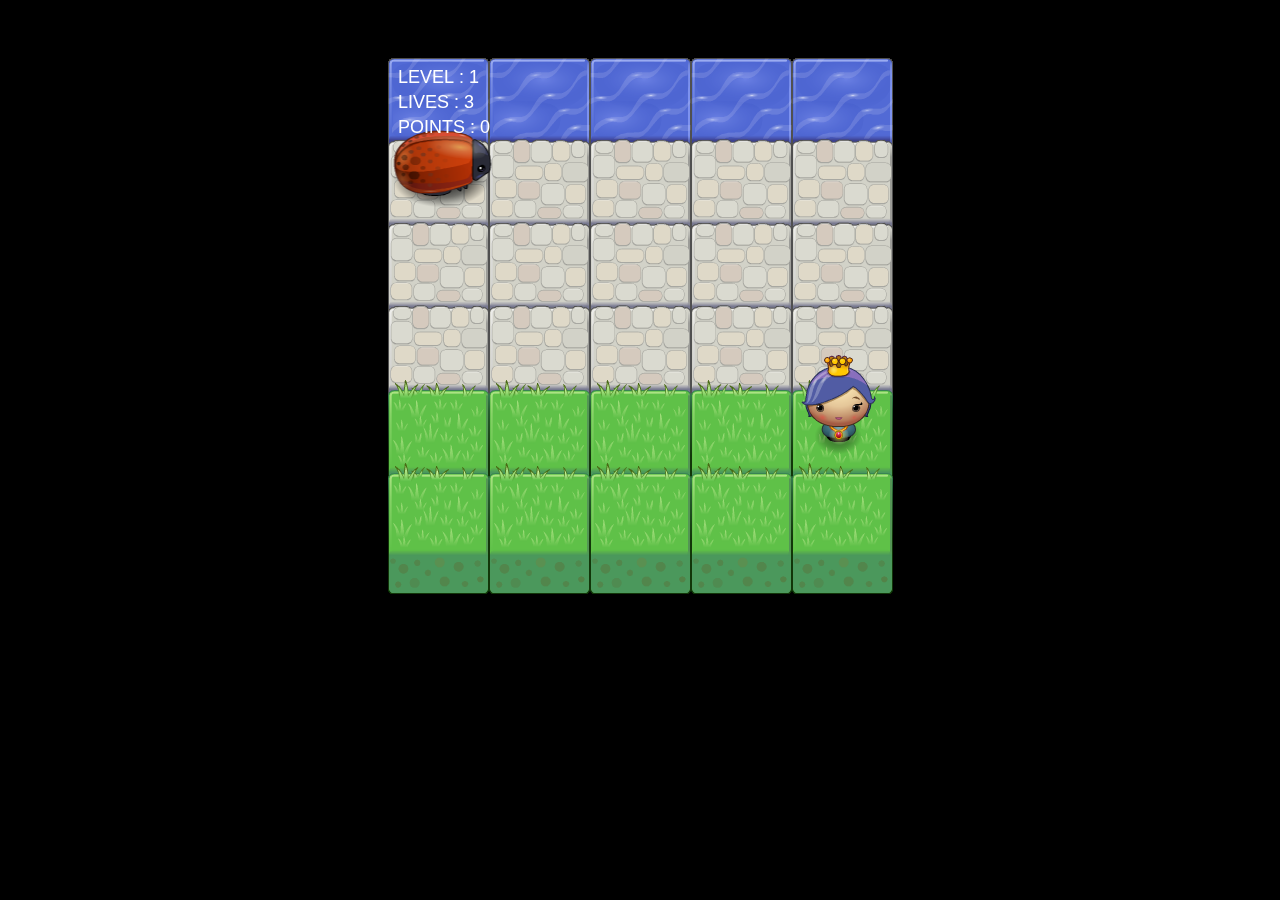
<file: p3/index.html>
<!DOCTYPE html>
<html>
<head>
    <meta charset="UTF-8">
    <title>Effective JavaScript: Princess Poppy</title>
    <link rel="stylesheet" href="css/style.css">
</head>
<body>
    <script src="js/resources.js"></script>
    <script src="js/app.js"></script>
    <script src="js/engine.js"></script>
</body>
</html>
</file>
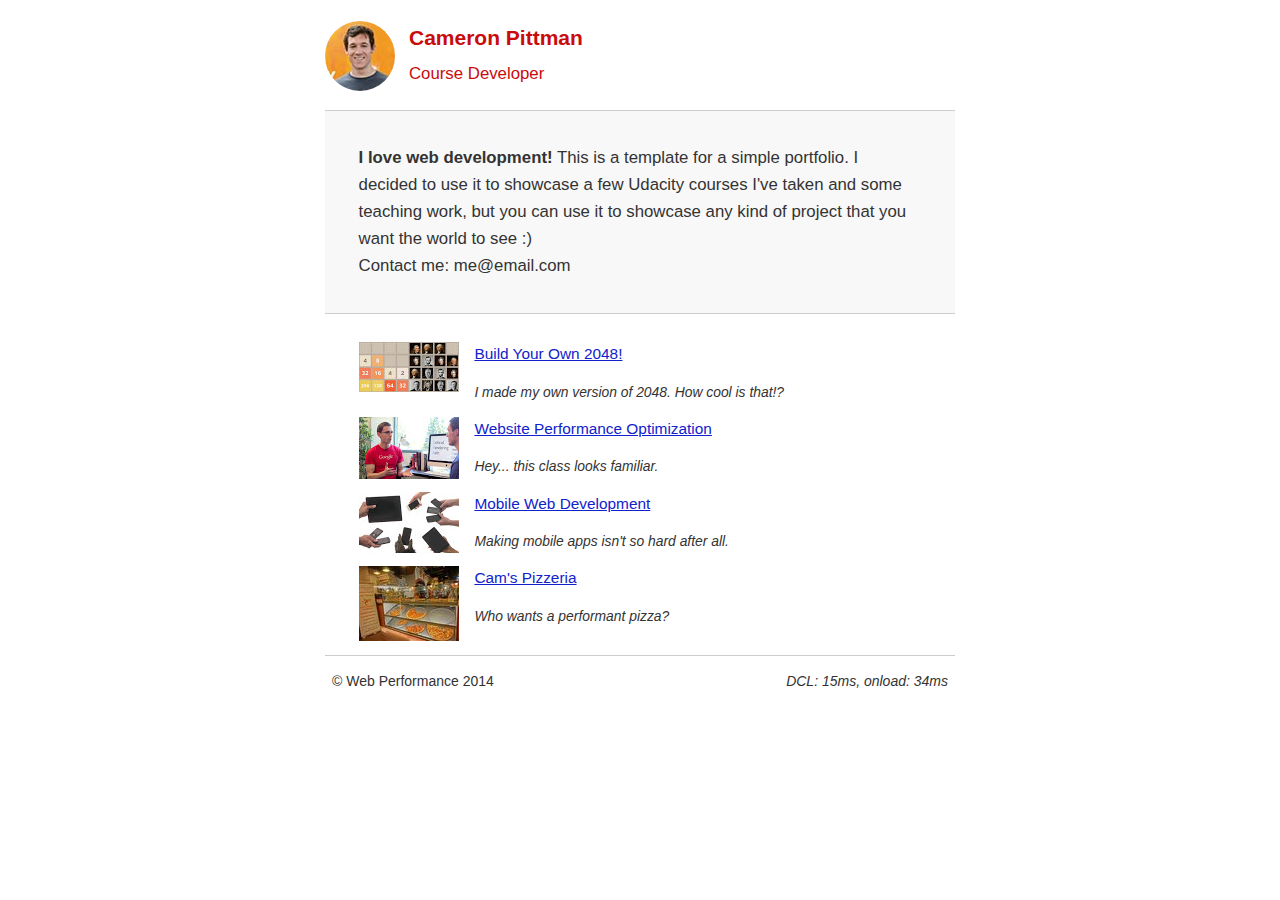
<file: p4/index.html>
<!DOCTYPE html>
<html lang="en">
  <head>
    <meta charset="utf-8">
    <meta name="viewport" content="width=device-width, initial-scale=1">
    <meta name="description" content="Camerons's portfolio">
    <meta name="author" content="Alessandro Luciani">
    <title>Cameron Pittman: Portfolio</title>
    <style>@font-face{font-family:'Open Sans';font-style:normal;font-weight:400;urlhttp://fonts.gstatic.com/s/opensans/v13/u-WUoqrET9fUeobQW7jkRRJtnKITppOI_IvcXXDNrsc.woff2) format("woff2");unicode-range:U+0100-024F,U+1E00-1EFF,U+20A0-20AB,U+20AD-20CF,U+2C60-2C7F,U+A720-A7FF}@font-face{font-family:'Open Sans';font-style:normal;font-weight:400;urlhttp://fonts.gstatic.com/s/opensans/v13/cJZKeOuBrn4kERxqtaUH3VtXRa8TVwTICgirnJhmVJw.woff2) format("woff2");unicode-range:U+0000-00FF,U+0131,U+0152-0153,U+02C6,U+02DA,U+02DC,U+2000-206F,U+2074,U+20AC,U+2212,U+2215,U+E0FF,U+EFFD,U+F000}html{font-size:100%;overflow-y:scroll;-webkit-tap-highlight-color:rgba(0,0,0,0);-ms-text-size-adjust:100%;-webkit-text-size-adjust:none}body{margin:0;font-size:14px;line-height:1.61;font-weight:400}body,button,input,select,textarea{font-family:'Open Sans',sans-serif;color:#333}a{color:#12C}a:visited{color:#61C}a:focus{outline:thin dotted}a:hover,a:active{color:#c00;outline:0}b,strong{font-weight:700}pre,code{font-family:monospace,monospace;font-size:1em}ul,ol{margin:1em 0;padding:0 0 0 20px}img{border:0;max-width:100%}body{background:#fff}header,footer,.container{max-width:45em;margin:0 auto}header{padding:0 .5em;color:#C90B0B}header img{border-radius:40px;float:left}header p{font-size:1.5em;font-weight:700;padding-left:4em}header p span{font-size:.8em;font-weight:400}.hero{padding:2em;background-color:#f8f8f8;font-size:1.2em;border-bottom:1px solid #ccc;border-top:1px solid #ccc}.content{padding:1em}.content li{list-style-type:none;font-size:1.1em}li img{float:left;padding-right:1em}li p{font-size:.9em;font-style:italic}footer{padding:0 .5em;border-top:1px solid #ccc}footer span{float:right;font-style:italic}@media only screen and (max-width: 480px){body{font-size:12px}header p{padding-left:4.5em}}
    </style>
    <link href="css/print-min.css" rel="stylesheet" media="print">
    <script async src="js/perfmatters.js"></script>
  </head>
  <body>
    <header>
      <a href="/"><img src="img/profilepic.jpg"></a>
      <p>Cameron Pittman<br><span>Course Developer</span></p>
    </header>
    <div class="container">
      <div class="hero">
        <strong>I love web development!</strong> This is a template for a simple portfolio. I decided to use it to showcase a few Udacity courses I've taken and some teaching work, but you can use it to showcase any kind of project that you want the world to see :) <br> Contact me: me@email.com
      </div>
      <div class="content">
        <ul>
          <li>
            <img src="img/2048_100.jpg">
            <a href="project-2048.html">Build Your Own 2048!</a>
            <p>I made my own version of 2048. How cool is that!?</p>
          </li>

          <li>
            <img src="img/webperf_100.jpg">
            <a href="project-webperf.html">Website Performance Optimization</a>
            <p>Hey... this class looks familiar.</p>
          </li>

          <li>
            <img src="img/mobile_100.jpg">
            <a href="project-mobile.html">Mobile Web Development</a>
            <p>Making mobile apps isn't so hard after all.</p>
          </li>

          <li>
            <img style="width: 100px;" src="views/images/pizzeria_100.jpg">
            <a href="views/pizza.html">Cam's Pizzeria</a>
            <p>Who wants a performant pizza?</p>
          </li>
        </ul>
    </div>
    <footer>
      <p>&copy; Web Performance 2014 <span id="crp-stats"></span></p>
    </footer>
    <script>
      (function(w,g){w['GoogleAnalyticsObject']=g;
      w[g]=w[g]||function(){(w[g].q=w[g].q||[]).push(arguments)};w[g].l=1*new Date();})(window,'ga');
      ga('create', 'UA-72297924-1');
      ga('send', 'pageview');
    </script>
    <script src="http://www.google-analytics.com/analytics.js" async></script>
  </body>
</html>
</file>
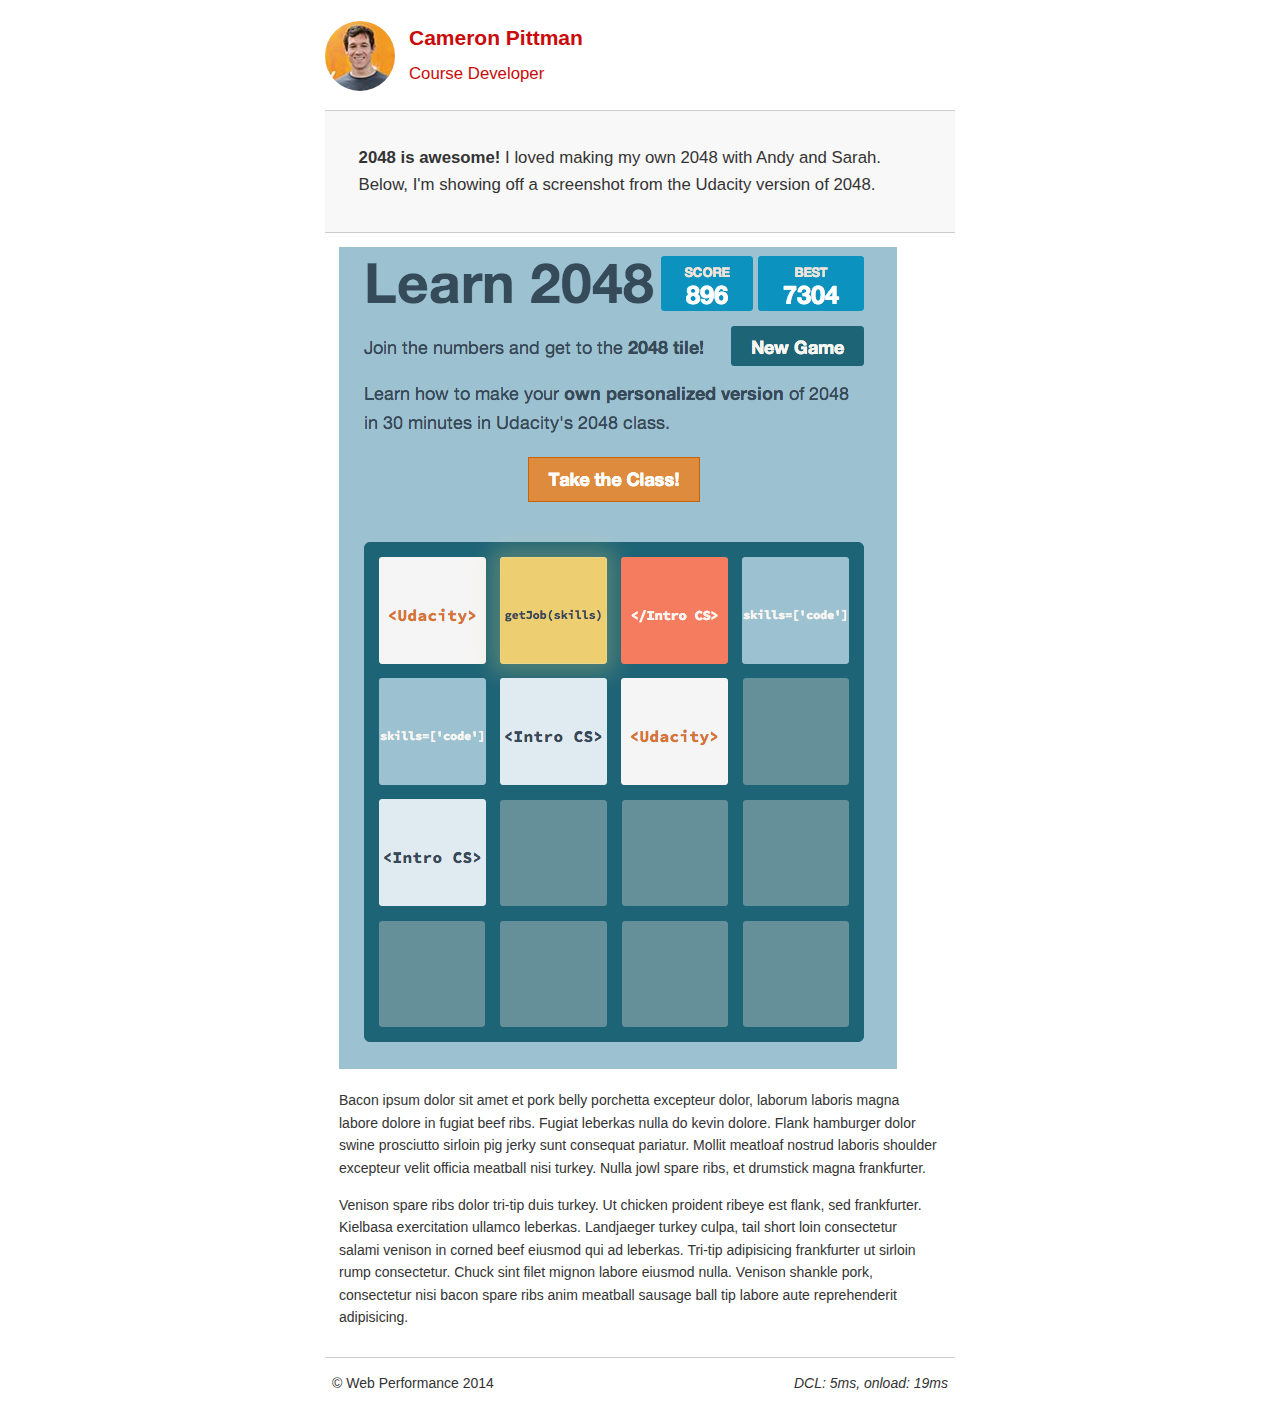
<file: p4/project-2048.html>
<!DOCTYPE html>
<html lang="en">
  <head>
    <meta charset="utf-8">
    <meta name="viewport" content="width=device-width, initial-scale=1">
    <meta name="description" content="Camerons's portfolio">
    <meta name="author" content="Alessandro Luciani">
    <title>Cameron Pittman: Portfolio</title>
    <style>@font-face{font-family:'Open Sans';font-style:normal;font-weight:400;urlhttp://fonts.gstatic.com/s/opensans/v13/u-WUoqrET9fUeobQW7jkRRJtnKITppOI_IvcXXDNrsc.woff2) format("woff2");unicode-range:U+0100-024F,U+1E00-1EFF,U+20A0-20AB,U+20AD-20CF,U+2C60-2C7F,U+A720-A7FF}@font-face{font-family:'Open Sans';font-style:normal;font-weight:400;urlhttp://fonts.gstatic.com/s/opensans/v13/cJZKeOuBrn4kERxqtaUH3VtXRa8TVwTICgirnJhmVJw.woff2) format("woff2");unicode-range:U+0000-00FF,U+0131,U+0152-0153,U+02C6,U+02DA,U+02DC,U+2000-206F,U+2074,U+20AC,U+2212,U+2215,U+E0FF,U+EFFD,U+F000}html{font-size:100%;overflow-y:scroll;-webkit-tap-highlight-color:rgba(0,0,0,0);-ms-text-size-adjust:100%;-webkit-text-size-adjust:none}body{margin:0;font-size:14px;line-height:1.61;font-weight:400}body,button,input,select,textarea{font-family:'Open Sans',sans-serif;color:#333}a{color:#12C}a:visited{color:#61C}a:focus{outline:thin dotted}a:hover,a:active{color:#c00;outline:0}b,strong{font-weight:700}pre,code{font-family:monospace,monospace;font-size:1em}ul,ol{margin:1em 0;padding:0 0 0 20px}img{border:0;max-width:100%}body{background:#fff}header,footer,.container{max-width:45em;margin:0 auto}header{padding:0 .5em;color:#C90B0B}header img{border-radius:40px;float:left}header p{font-size:1.5em;font-weight:700;padding-left:4em}header p span{font-size:.8em;font-weight:400}.hero{padding:2em;background-color:#f8f8f8;font-size:1.2em;border-bottom:1px solid #ccc;border-top:1px solid #ccc}.content{padding:1em}.content li{list-style-type:none;font-size:1.1em}li img{float:left;padding-right:1em}li p{font-size:.9em;font-style:italic}footer{padding:0 .5em;border-top:1px solid #ccc}footer span{float:right;font-style:italic}@media only screen and (max-width: 480px){body{font-size:12px}header p{padding-left:4.5em}}
    </style>
    <link href="css/print-min.css" rel="stylesheet" media="print">
    <script async src="js/perfmatters.js"></script>
  </head>
  <body>
    <header>
      <a href="/"><img src="img/profilepic.jpg"></a>
      <p>Cameron Pittman<br><span>Course Developer</span></p>
    </header>

    <div class="container">
      <div class="hero">
        <strong>2048 is awesome!</strong> I loved making my own 2048 with Andy and Sarah. Below, I'm showing off a screenshot from the Udacity version of 2048.
      </div>

      <div class="content">

        <img class="img-responsive" src="img/2048.png">

        <p>Bacon ipsum dolor sit amet et pork belly porchetta excepteur dolor, laborum laboris magna labore dolore in fugiat beef ribs. Fugiat leberkas nulla do kevin dolore. Flank hamburger dolor swine prosciutto sirloin pig jerky sunt consequat pariatur. Mollit meatloaf nostrud laboris shoulder excepteur velit officia meatball nisi turkey. Nulla jowl spare ribs, et drumstick magna frankfurter.</p>

        <p>Venison spare ribs dolor tri-tip duis turkey. Ut chicken proident ribeye est flank, sed frankfurter. Kielbasa exercitation ullamco leberkas. Landjaeger turkey culpa, tail short loin consectetur salami venison in corned beef eiusmod qui ad leberkas. Tri-tip adipisicing frankfurter ut sirloin rump consectetur. Chuck sint filet mignon labore eiusmod nulla. Venison shankle pork, consectetur nisi bacon spare ribs anim meatball sausage ball tip labore aute reprehenderit adipisicing.</p>

    </div>

    <footer>
      <p>&copy; Web Performance 2014 <span id="crp-stats"></span></p>
    </footer>
    <script>
      (function(w,g){w['GoogleAnalyticsObject']=g;
      w[g]=w[g]||function(){(w[g].q=w[g].q||[]).push(arguments)};w[g].l=1*new Date();})(window,'ga');
      ga('create', 'UA-72297924-1');
      ga('send', 'pageview');
    </script>
    <script src="http://www.google-analytics.com/analytics.js" async></script>
  </body>
</html>
</file>
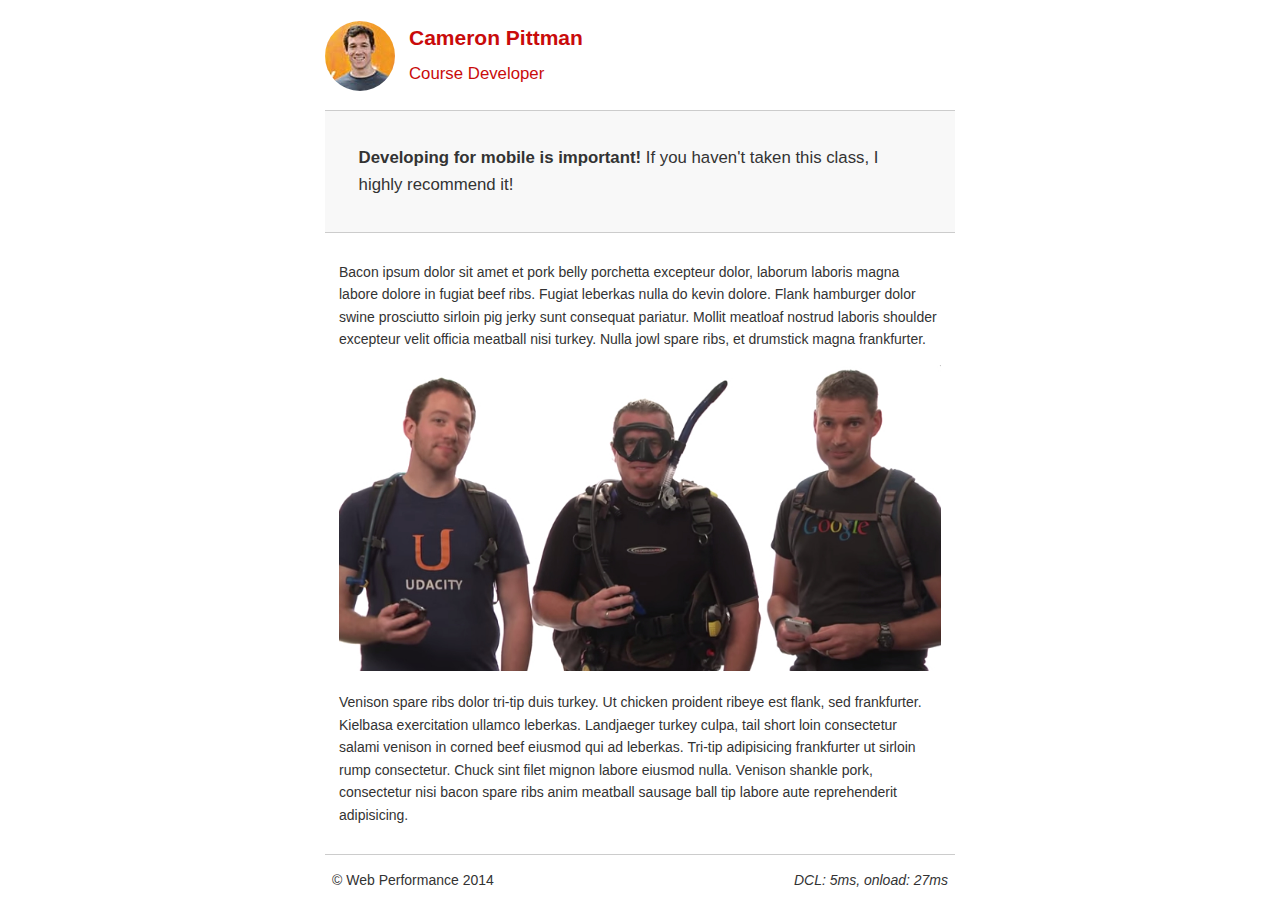
<file: p4/project-mobile.html>
<!DOCTYPE html>
<html lang="en">
  <head>
    <meta charset="utf-8">
    <meta name="viewport" content="width=device-width, initial-scale=1">
    <meta name="description" content="Camerons's portfolio">
    <meta name="author" content="Alessandro Luciani">
    <title>Cameron Pitman: Portfolio</title>
    <style>@font-face{font-family:'Open Sans';font-style:normal;font-weight:400;urlhttp://fonts.gstatic.com/s/opensans/v13/u-WUoqrET9fUeobQW7jkRRJtnKITppOI_IvcXXDNrsc.woff2) format("woff2");unicode-range:U+0100-024F,U+1E00-1EFF,U+20A0-20AB,U+20AD-20CF,U+2C60-2C7F,U+A720-A7FF}@font-face{font-family:'Open Sans';font-style:normal;font-weight:400;urlhttp://fonts.gstatic.com/s/opensans/v13/cJZKeOuBrn4kERxqtaUH3VtXRa8TVwTICgirnJhmVJw.woff2) format("woff2");unicode-range:U+0000-00FF,U+0131,U+0152-0153,U+02C6,U+02DA,U+02DC,U+2000-206F,U+2074,U+20AC,U+2212,U+2215,U+E0FF,U+EFFD,U+F000}html{font-size:100%;overflow-y:scroll;-webkit-tap-highlight-color:rgba(0,0,0,0);-ms-text-size-adjust:100%;-webkit-text-size-adjust:none}body{margin:0;font-size:14px;line-height:1.61;font-weight:400}body,button,input,select,textarea{font-family:'Open Sans',sans-serif;color:#333}a{color:#12C}a:visited{color:#61C}a:focus{outline:thin dotted}a:hover,a:active{color:#c00;outline:0}b,strong{font-weight:700}pre,code{font-family:monospace,monospace;font-size:1em}ul,ol{margin:1em 0;padding:0 0 0 20px}img{border:0;max-width:100%}body{background:#fff}header,footer,.container{max-width:45em;margin:0 auto}header{padding:0 .5em;color:#C90B0B}header img{border-radius:40px;float:left}header p{font-size:1.5em;font-weight:700;padding-left:4em}header p span{font-size:.8em;font-weight:400}.hero{padding:2em;background-color:#f8f8f8;font-size:1.2em;border-bottom:1px solid #ccc;border-top:1px solid #ccc}.content{padding:1em}.content li{list-style-type:none;font-size:1.1em}li img{float:left;padding-right:1em}li p{font-size:.9em;font-style:italic}footer{padding:0 .5em;border-top:1px solid #ccc}footer span{float:right;font-style:italic}@media only screen and (max-width: 480px){body{font-size:12px}header p{padding-left:4.5em}}
    </style>
    <link href="css/print-min.css" rel="stylesheet" media="print">
    <script async src="js/perfmatters.js"></script>
  </head>

  <body>
    <header>
      <a href="/"><img src="img/profilepic.jpg"></a>
      <p>Cameron Pittman<br><span>Course Developer</span></p>
    </header>

    <div class="container">
      <div class="hero">
        <strong>Developing for mobile is important!</strong> If you haven't taken this class, I highly recommend it!
      </div>

      <div class="content">

        <p>Bacon ipsum dolor sit amet et pork belly porchetta excepteur dolor, laborum laboris magna labore dolore in fugiat beef ribs. Fugiat leberkas nulla do kevin dolore. Flank hamburger dolor swine prosciutto sirloin pig jerky sunt consequat pariatur. Mollit meatloaf nostrud laboris shoulder excepteur velit officia meatball nisi turkey. Nulla jowl spare ribs, et drumstick magna frankfurter.</p>

        <img src="img/mobilewebdev.jpg">

        <p>Venison spare ribs dolor tri-tip duis turkey. Ut chicken proident ribeye est flank, sed frankfurter. Kielbasa exercitation ullamco leberkas. Landjaeger turkey culpa, tail short loin consectetur salami venison in corned beef eiusmod qui ad leberkas. Tri-tip adipisicing frankfurter ut sirloin rump consectetur. Chuck sint filet mignon labore eiusmod nulla. Venison shankle pork, consectetur nisi bacon spare ribs anim meatball sausage ball tip labore aute reprehenderit adipisicing.</p>

    </div>

    <footer>
      <p>&copy; Web Performance 2014 <span id="crp-stats"></span></p>
    </footer>
    <script>
      (function(w,g){w['GoogleAnalyticsObject']=g;
      w[g]=w[g]||function(){(w[g].q=w[g].q||[]).push(arguments)};w[g].l=1*new Date();})(window,'ga');
      ga('create', 'UA-72297924-1');
      ga('send', 'pageview');
    </script>
    <script src="http://www.google-analytics.com/analytics.js" async></script>
  </body>
</html>
</file>
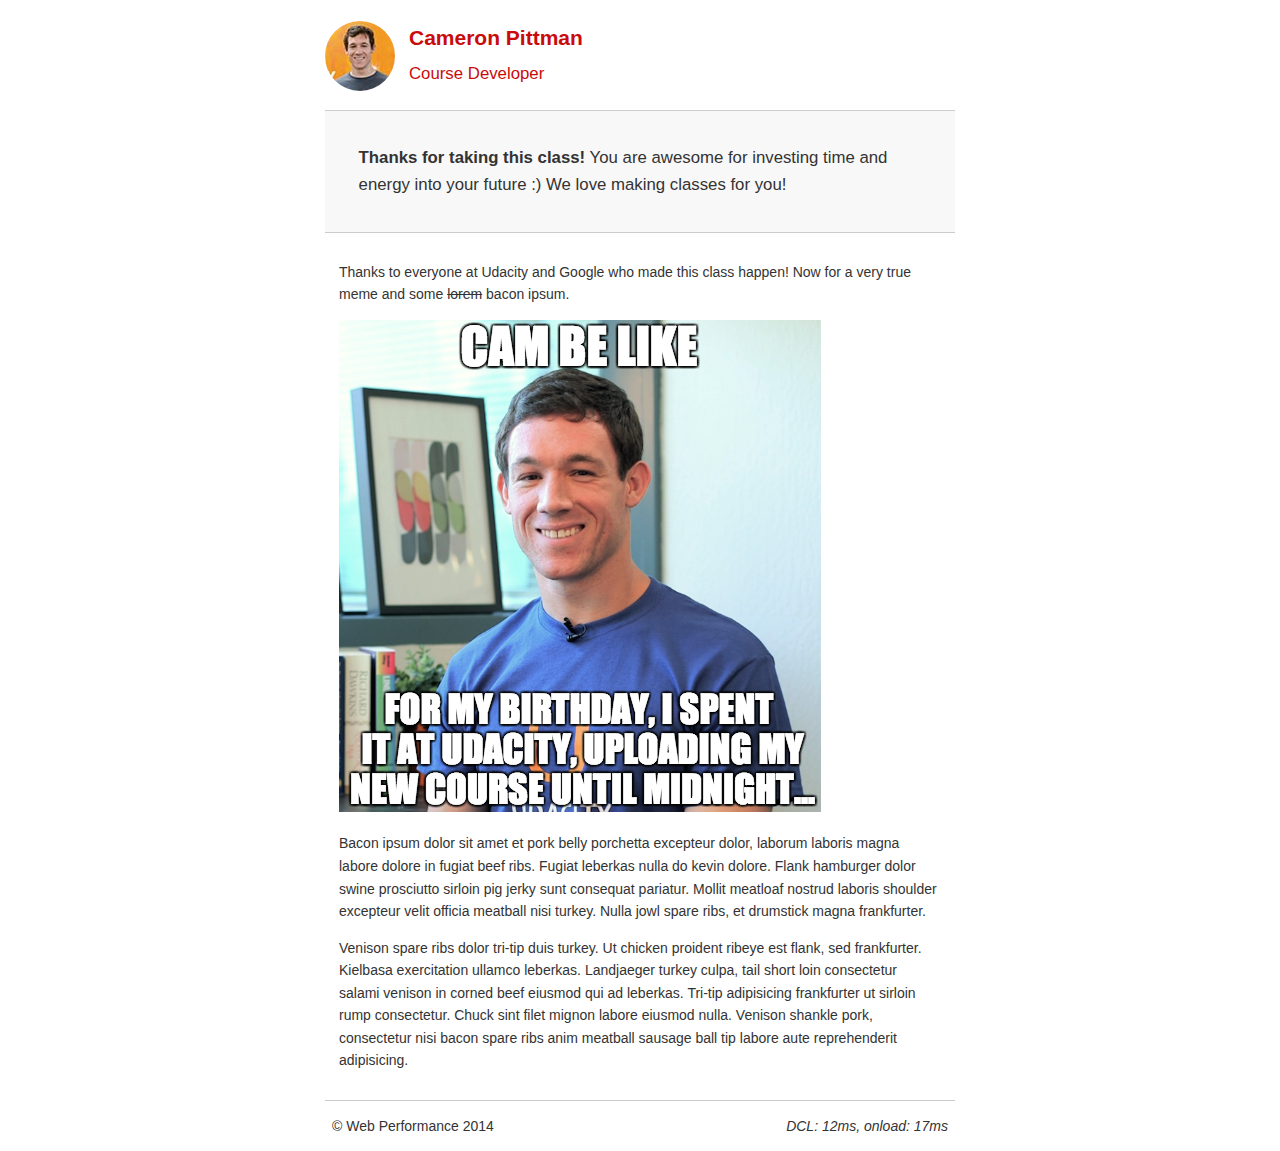
<file: p4/project-webperf.html>
<!DOCTYPE html>
<html lang="en">
  <head>
    <meta charset="utf-8">
    <meta name="viewport" content="width=device-width, initial-scale=1">
    <meta name="description" content="Camerons's portfolio">
    <meta name="author" content="Alessandro Luciani">
    <title>Cameron Pitman: Portfolio</title>
    <style>@font-face{font-family:'Open Sans';font-style:normal;font-weight:400;urlhttp://fonts.gstatic.com/s/opensans/v13/u-WUoqrET9fUeobQW7jkRRJtnKITppOI_IvcXXDNrsc.woff2) format("woff2");unicode-range:U+0100-024F,U+1E00-1EFF,U+20A0-20AB,U+20AD-20CF,U+2C60-2C7F,U+A720-A7FF}@font-face{font-family:'Open Sans';font-style:normal;font-weight:400;urlhttp://fonts.gstatic.com/s/opensans/v13/cJZKeOuBrn4kERxqtaUH3VtXRa8TVwTICgirnJhmVJw.woff2) format("woff2");unicode-range:U+0000-00FF,U+0131,U+0152-0153,U+02C6,U+02DA,U+02DC,U+2000-206F,U+2074,U+20AC,U+2212,U+2215,U+E0FF,U+EFFD,U+F000}html{font-size:100%;overflow-y:scroll;-webkit-tap-highlight-color:rgba(0,0,0,0);-ms-text-size-adjust:100%;-webkit-text-size-adjust:none}body{margin:0;font-size:14px;line-height:1.61;font-weight:400}body,button,input,select,textarea{font-family:'Open Sans',sans-serif;color:#333}a{color:#12C}a:visited{color:#61C}a:focus{outline:thin dotted}a:hover,a:active{color:#c00;outline:0}b,strong{font-weight:700}pre,code{font-family:monospace,monospace;font-size:1em}ul,ol{margin:1em 0;padding:0 0 0 20px}img{border:0;max-width:100%}body{background:#fff}header,footer,.container{max-width:45em;margin:0 auto}header{padding:0 .5em;color:#C90B0B}header img{border-radius:40px;float:left}header p{font-size:1.5em;font-weight:700;padding-left:4em}header p span{font-size:.8em;font-weight:400}.hero{padding:2em;background-color:#f8f8f8;font-size:1.2em;border-bottom:1px solid #ccc;border-top:1px solid #ccc}.content{padding:1em}.content li{list-style-type:none;font-size:1.1em}li img{float:left;padding-right:1em}li p{font-size:.9em;font-style:italic}footer{padding:0 .5em;border-top:1px solid #ccc}footer span{float:right;font-style:italic}@media only screen and (max-width: 480px){body{font-size:12px}header p{padding-left:4.5em}}
    </style>
    <link href="css/print-min.css" rel="stylesheet" media="print">
    <script async src="js/perfmatters.js"></script>
  </head>

  <body>
    <header>
      <a href="/"><img src="img/profilepic.jpg"></a>
      <p>Cameron Pittman<br><span>Course Developer</span></p>
    </header>

    <div class="container">
      <div class="hero">
        <strong>Thanks for taking this class!</strong> You are awesome for investing time and energy into your future :) We love making classes for you!
      </div>

      <div class="content">

        <p>Thanks to everyone at Udacity and Google who made this class happen! Now for a very true meme and some <strike>lorem</strike> bacon ipsum.</p>

        <img src="img/cam_be_like.jpg">

        <p>Bacon ipsum dolor sit amet et pork belly porchetta excepteur dolor, laborum laboris magna labore dolore in fugiat beef ribs. Fugiat leberkas nulla do kevin dolore. Flank hamburger dolor swine prosciutto sirloin pig jerky sunt consequat pariatur. Mollit meatloaf nostrud laboris shoulder excepteur velit officia meatball nisi turkey. Nulla jowl spare ribs, et drumstick magna frankfurter.</p>

        <p>Venison spare ribs dolor tri-tip duis turkey. Ut chicken proident ribeye est flank, sed frankfurter. Kielbasa exercitation ullamco leberkas. Landjaeger turkey culpa, tail short loin consectetur salami venison in corned beef eiusmod qui ad leberkas. Tri-tip adipisicing frankfurter ut sirloin rump consectetur. Chuck sint filet mignon labore eiusmod nulla. Venison shankle pork, consectetur nisi bacon spare ribs anim meatball sausage ball tip labore aute reprehenderit adipisicing.</p>

    </div>

    <footer>
      <p>&copy; Web Performance 2014 <span id="crp-stats"></span></p>
    </footer>
    <script>
      (function(w,g){w['GoogleAnalyticsObject']=g;
      w[g]=w[g]||function(){(w[g].q=w[g].q||[]).push(arguments)};w[g].l=1*new Date();})(window,'ga');
      ga('create', 'UA-72297924-1');
      ga('send', 'pageview');
    </script>
    <script src="http://www.google-analytics.com/analytics.js" async></script>
  </body>
</html>
</file>
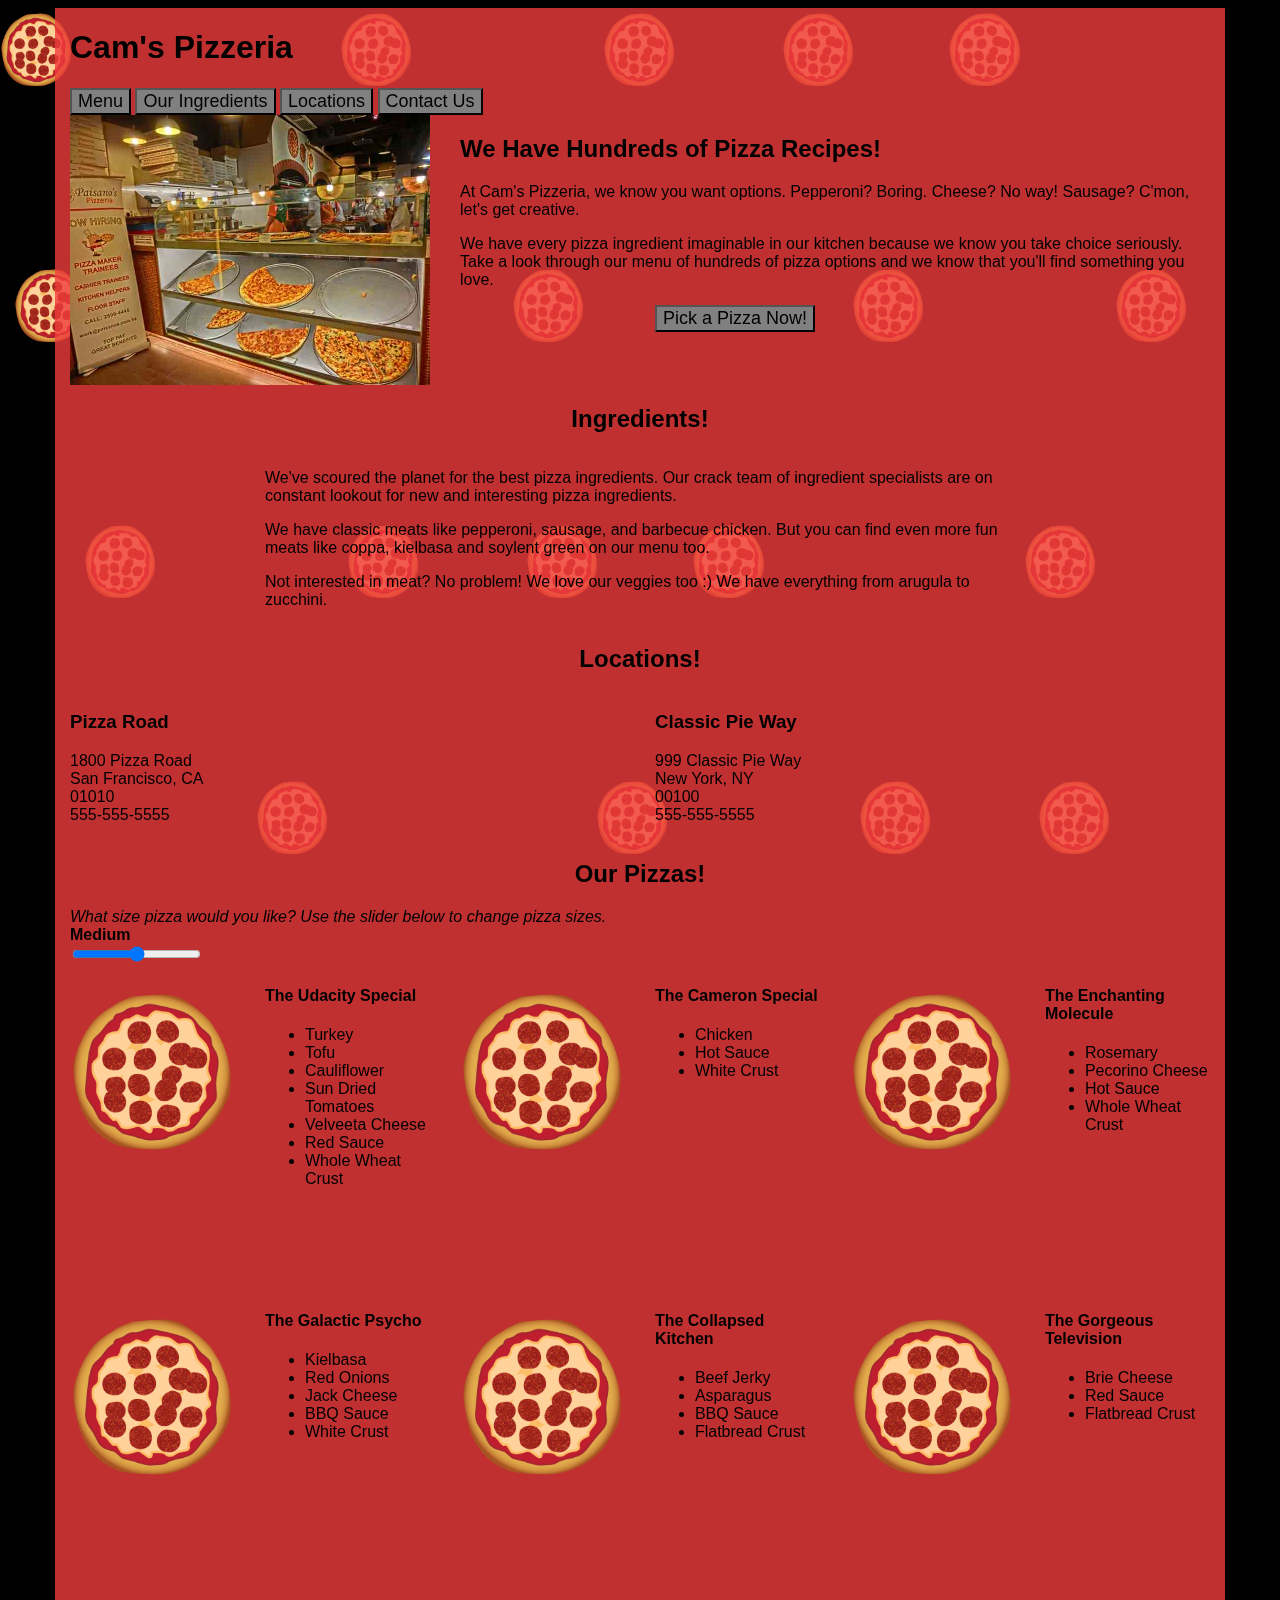
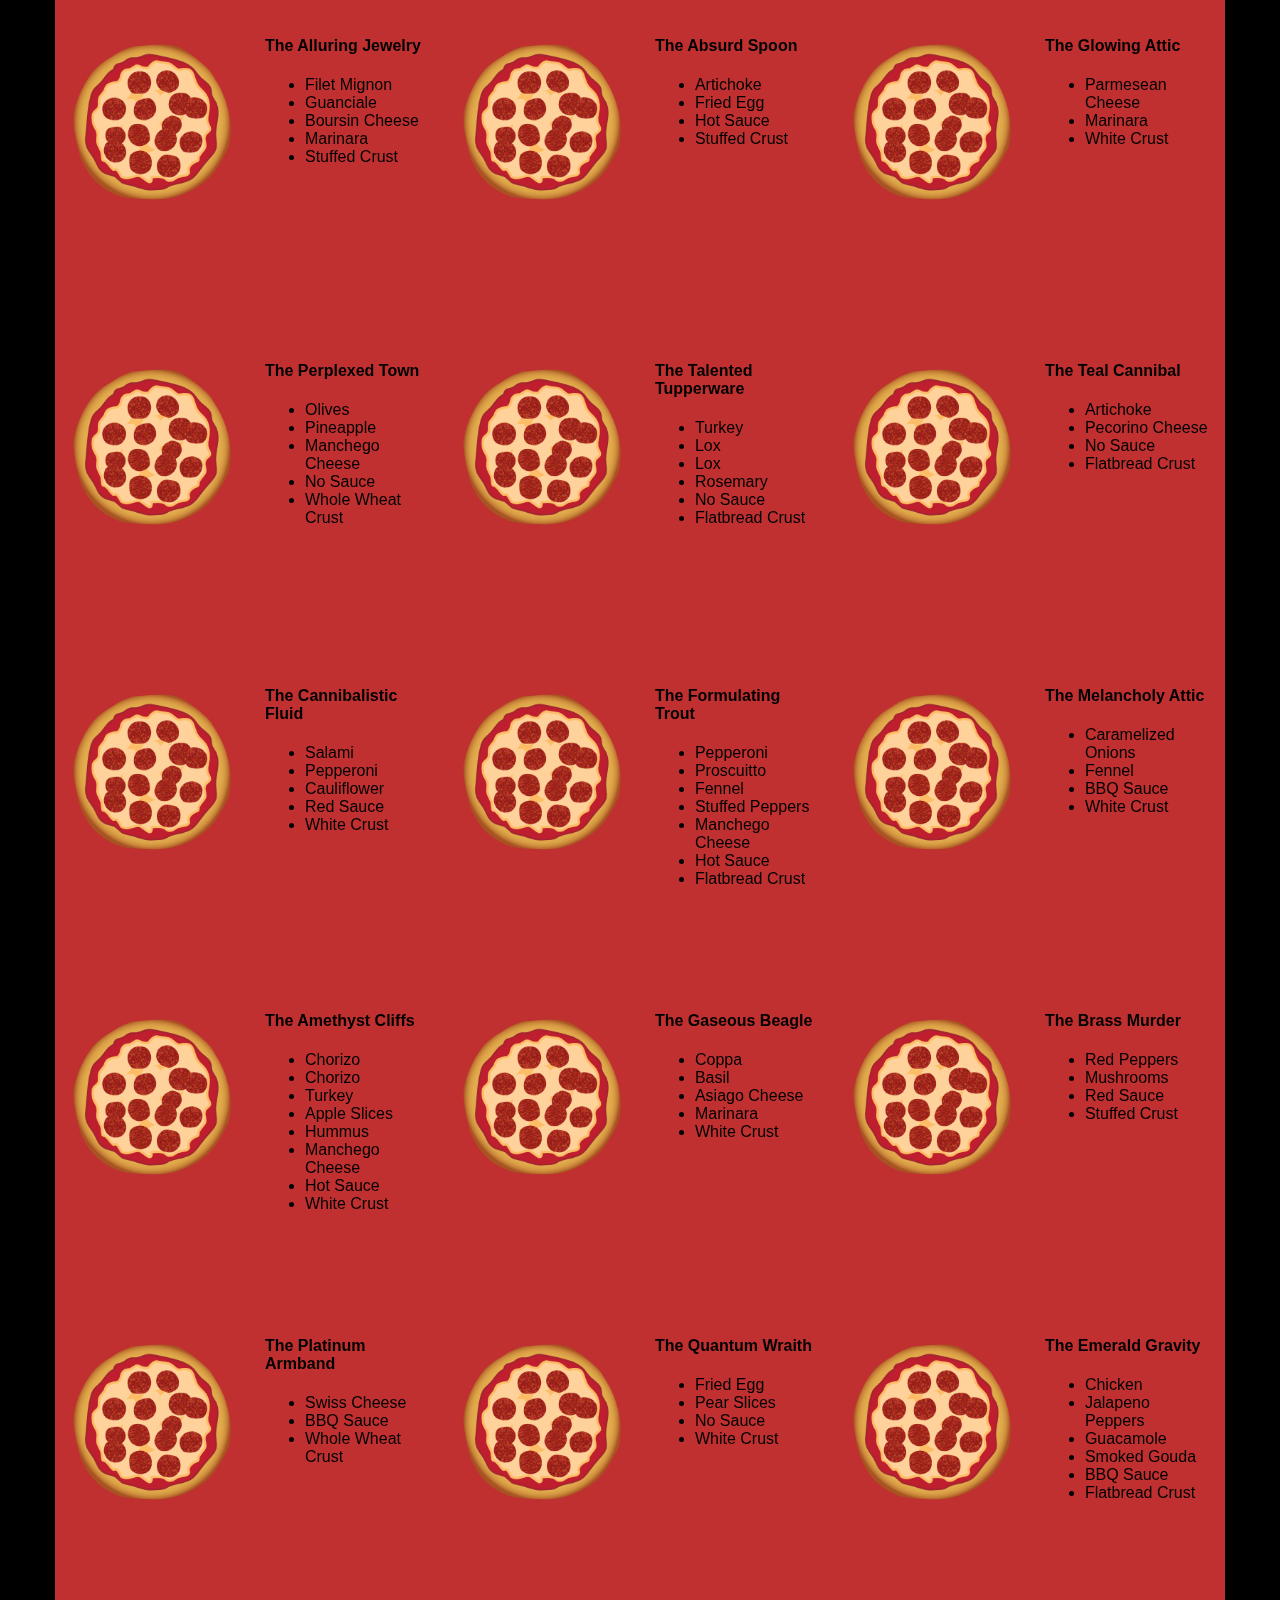
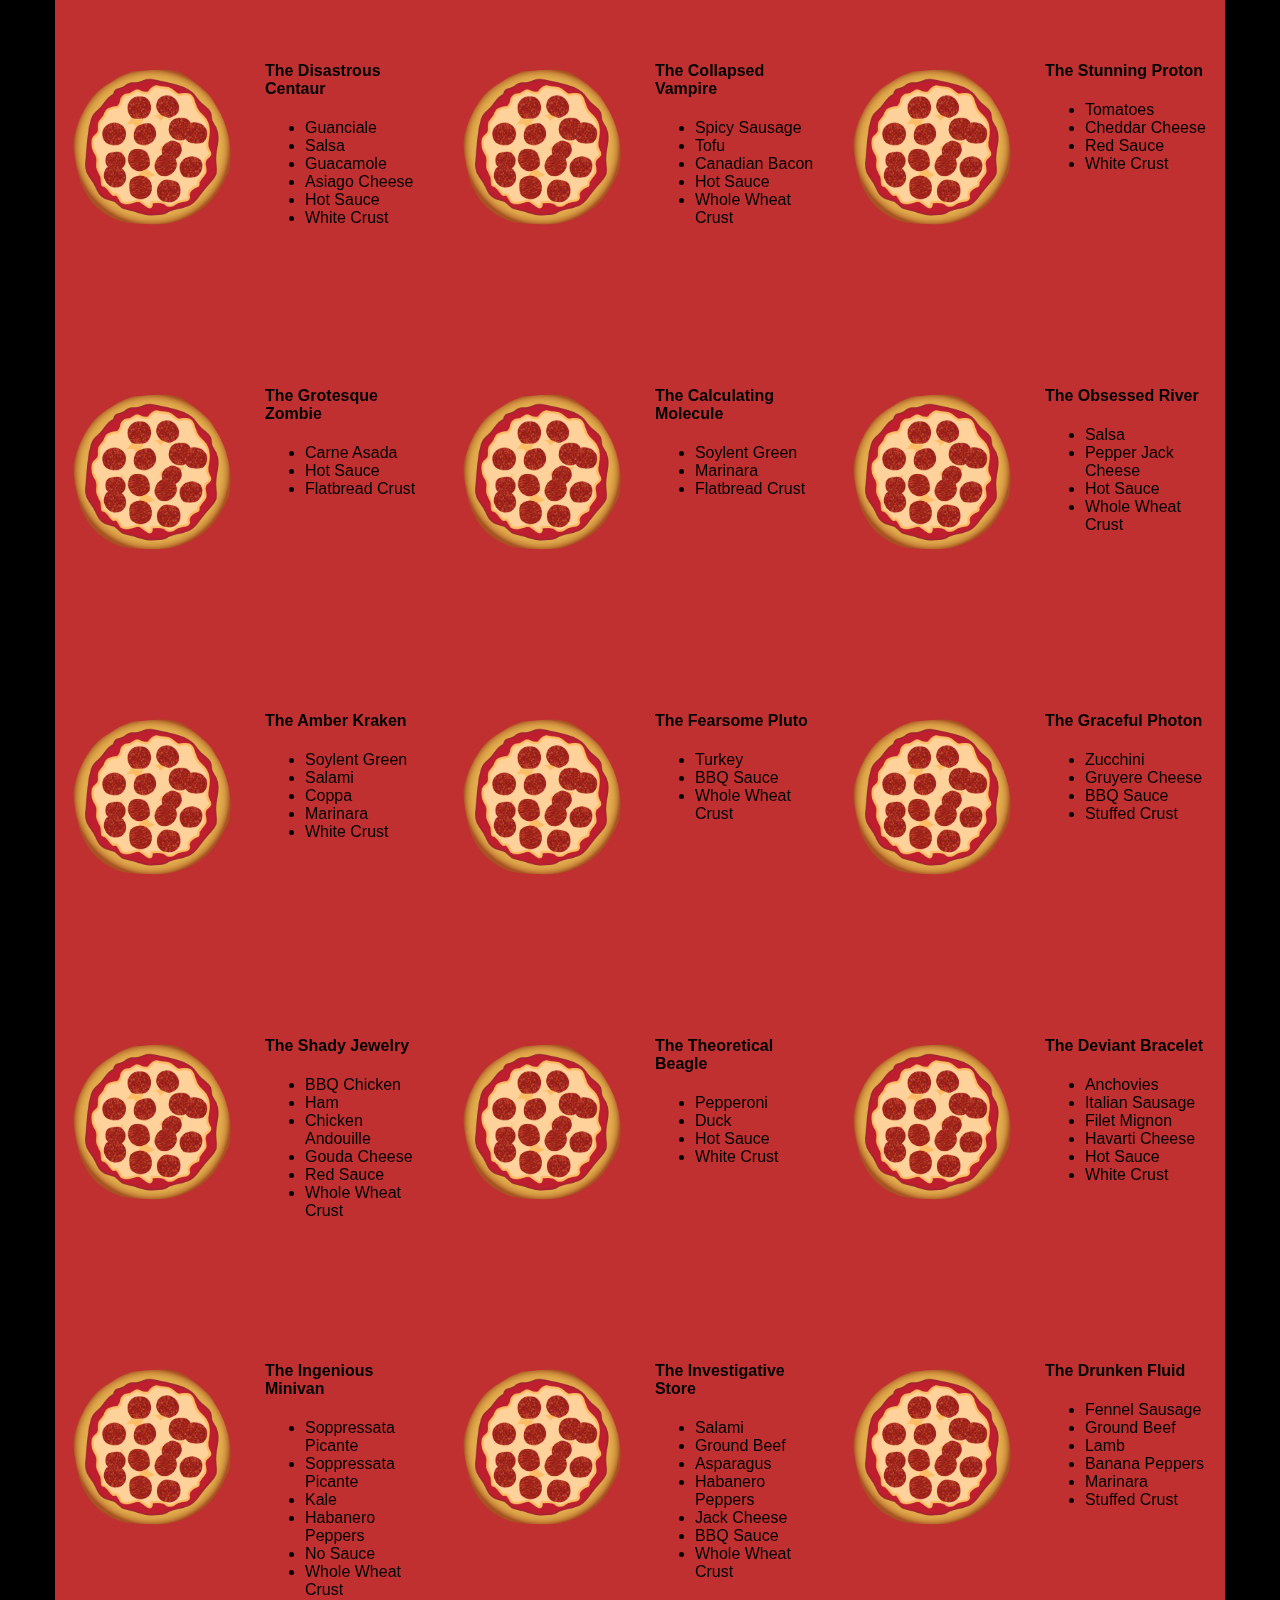
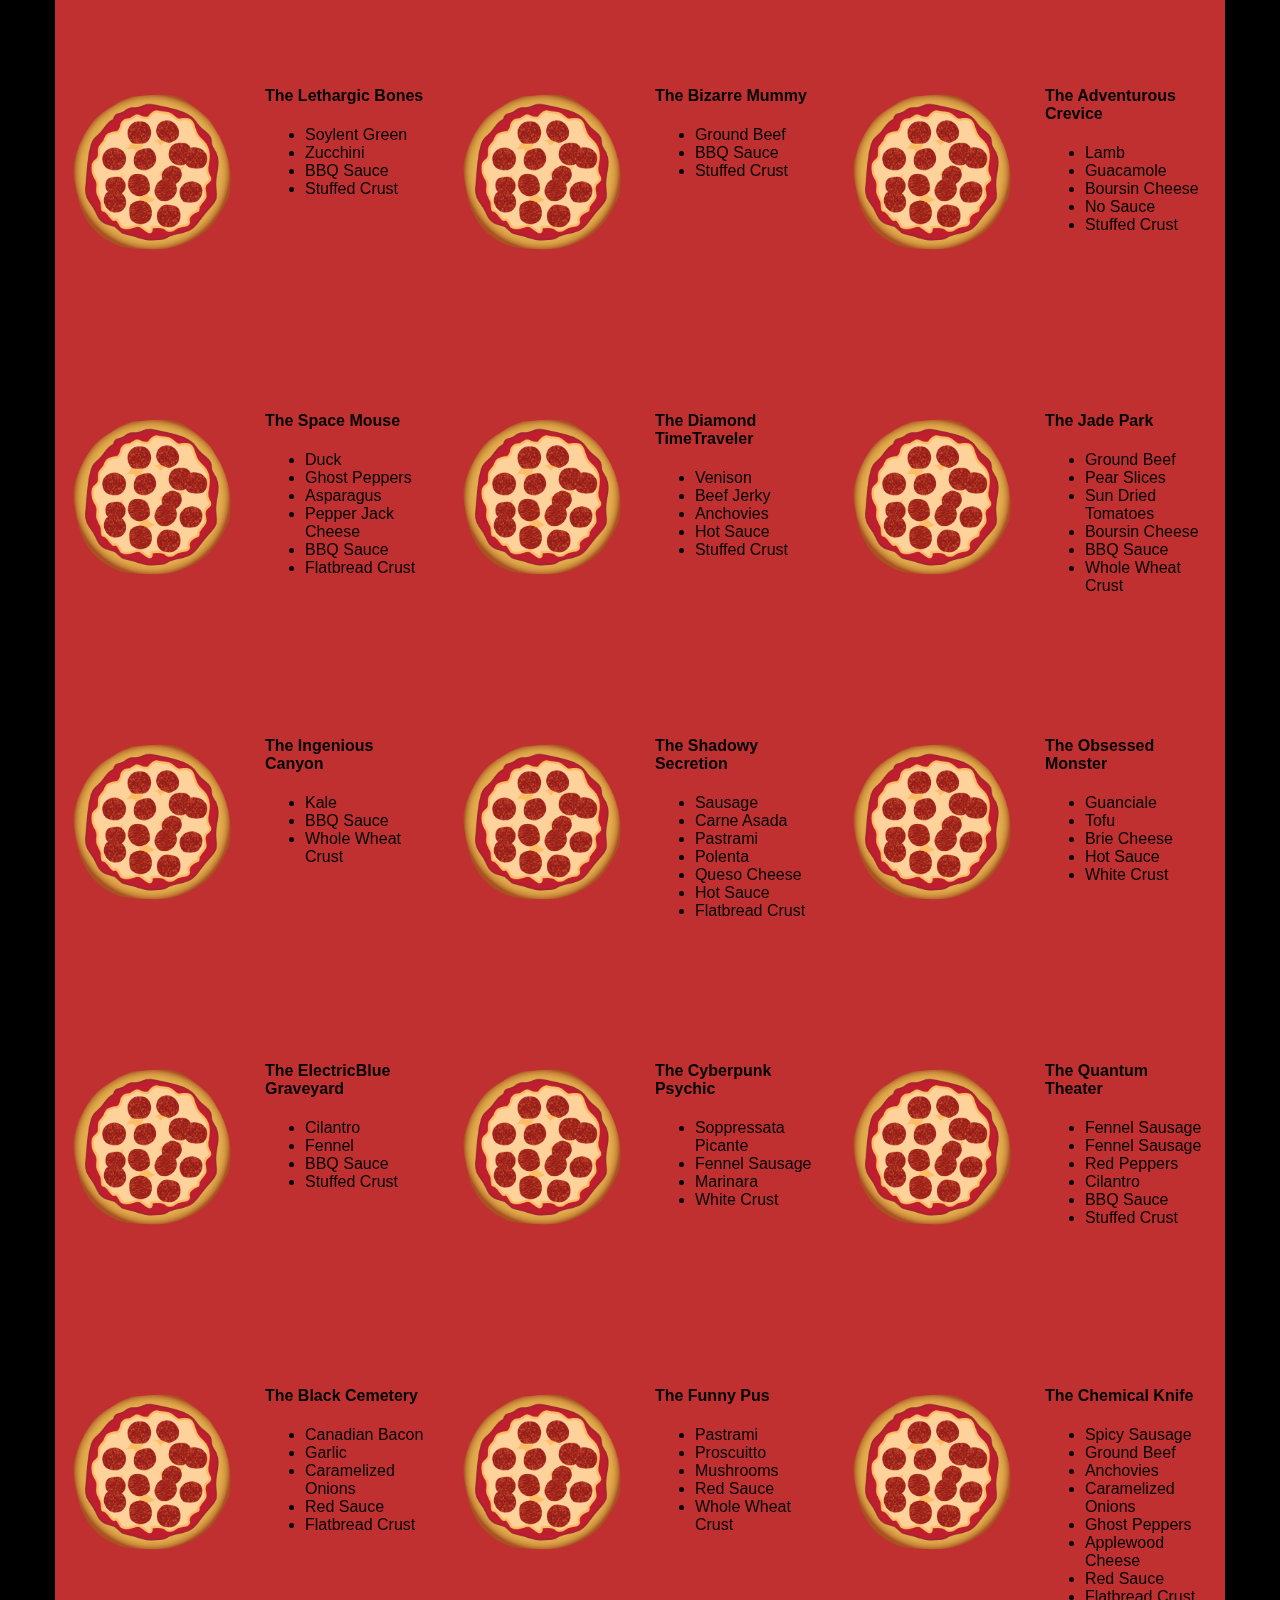
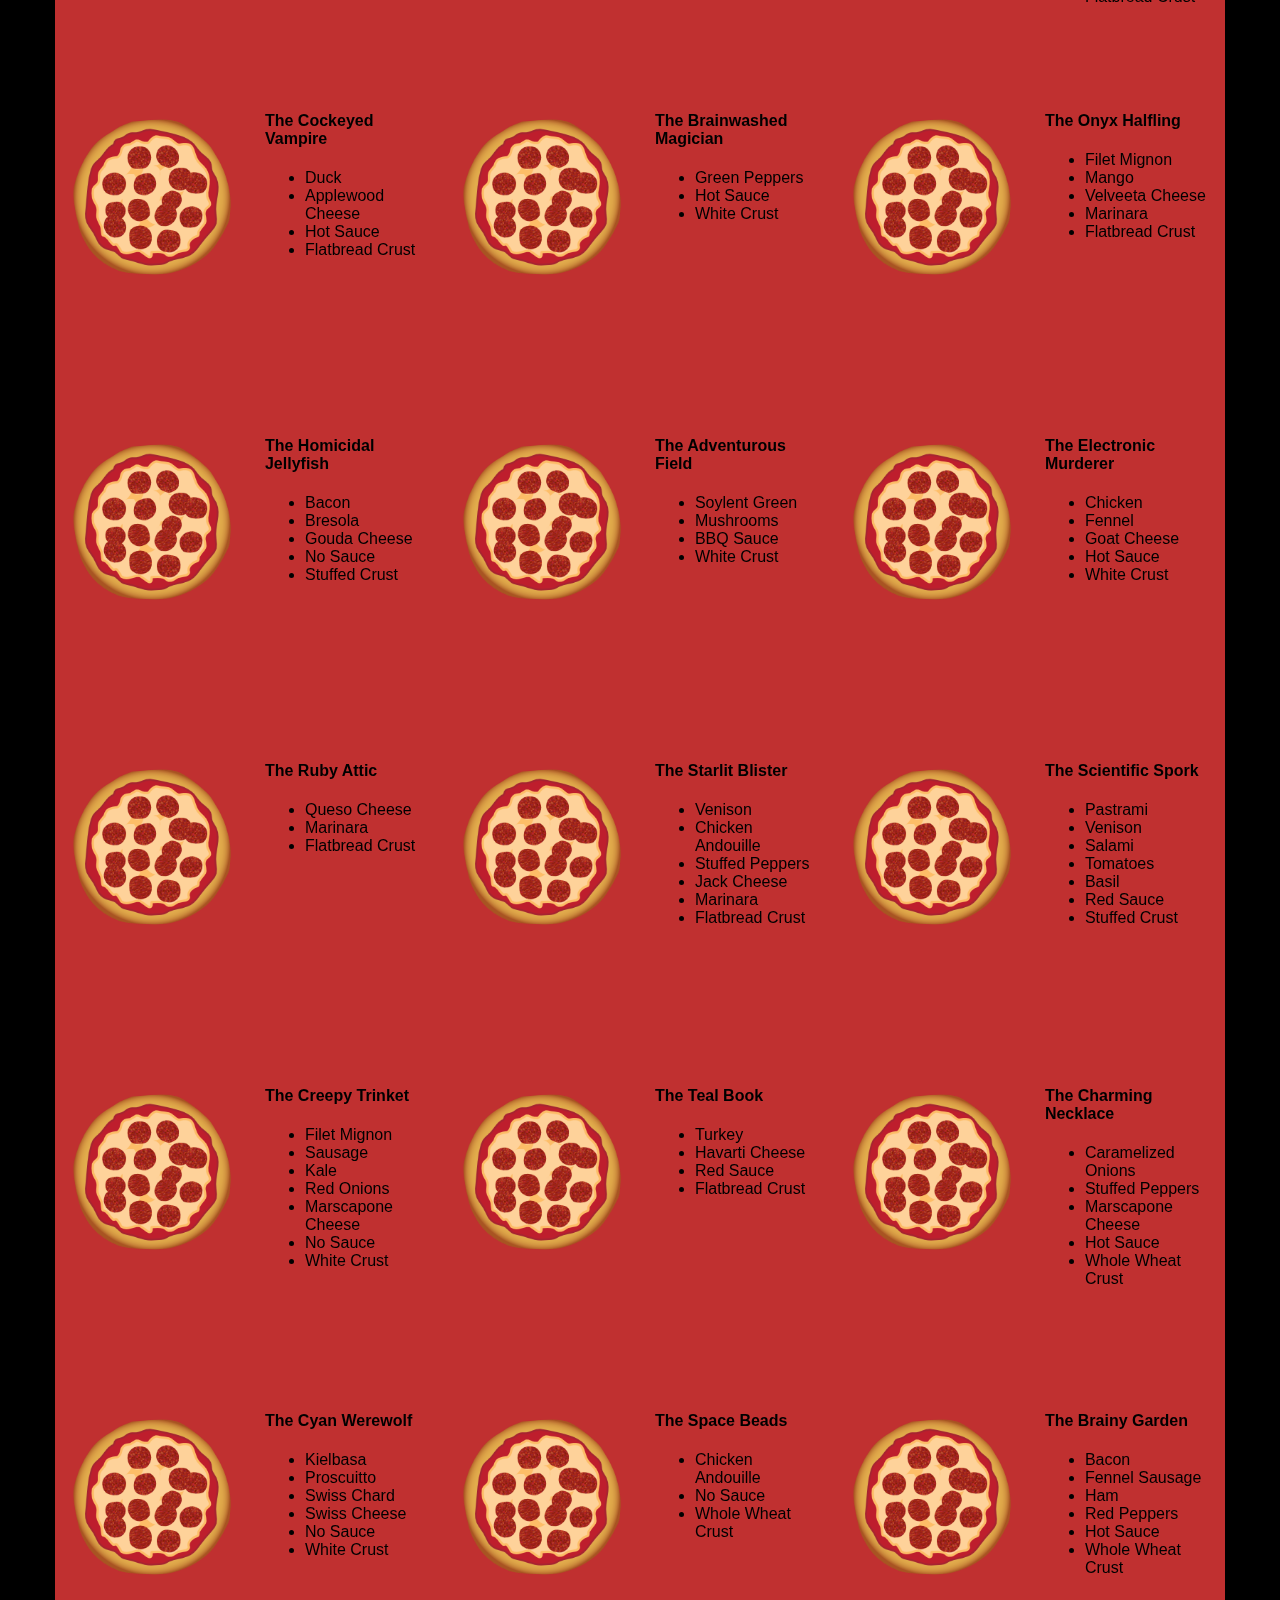
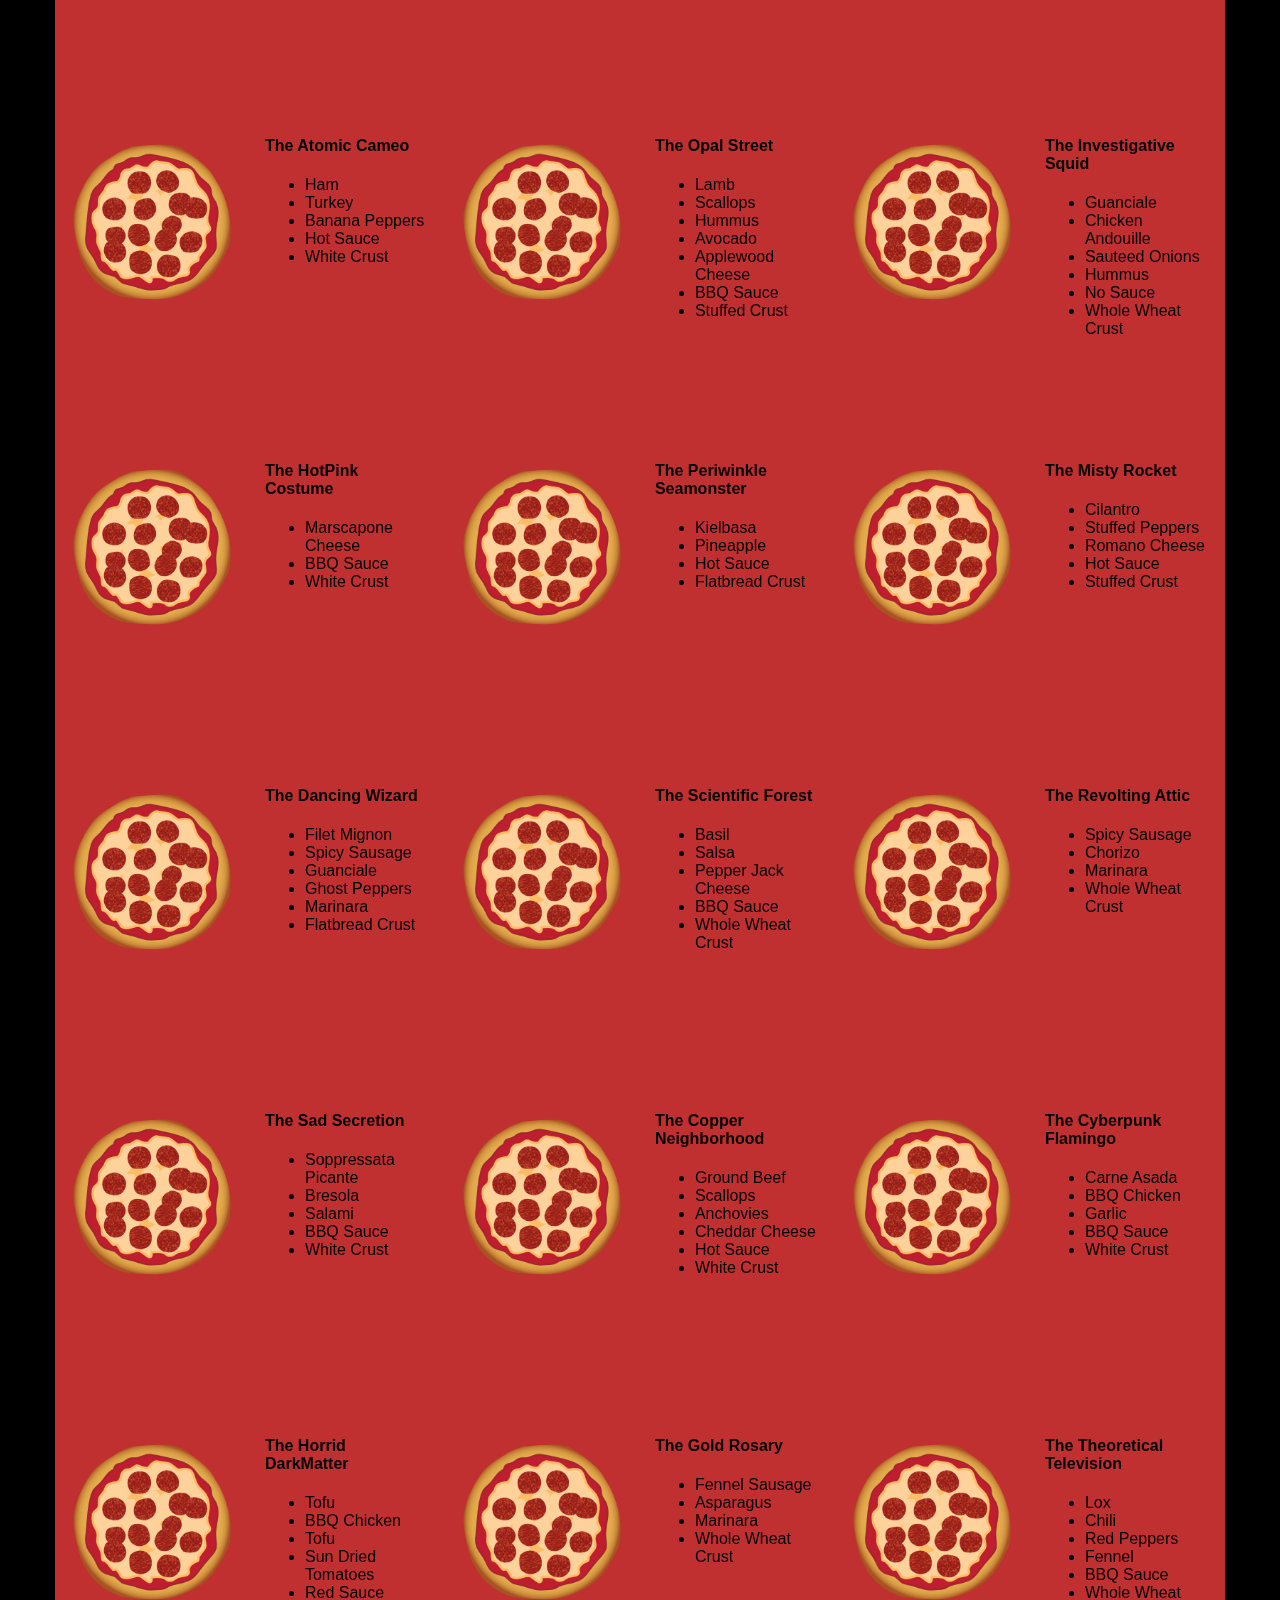
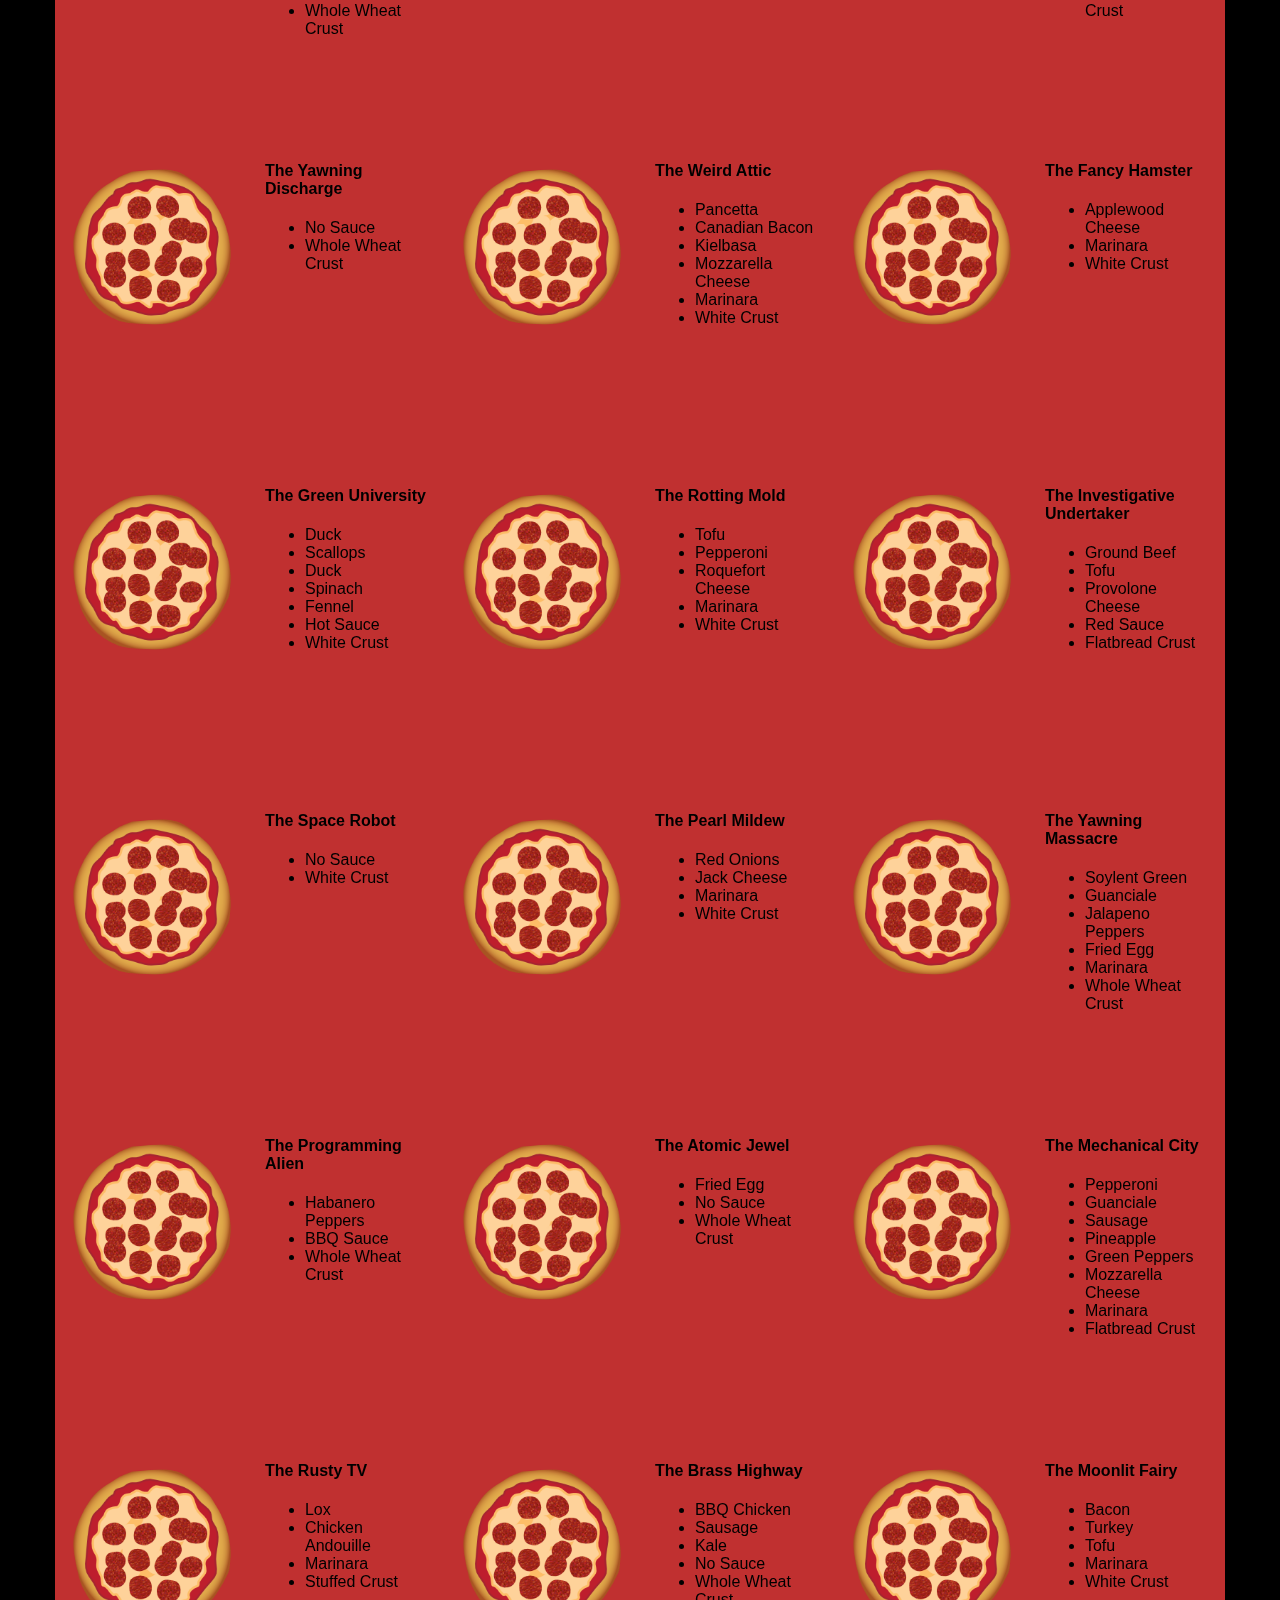
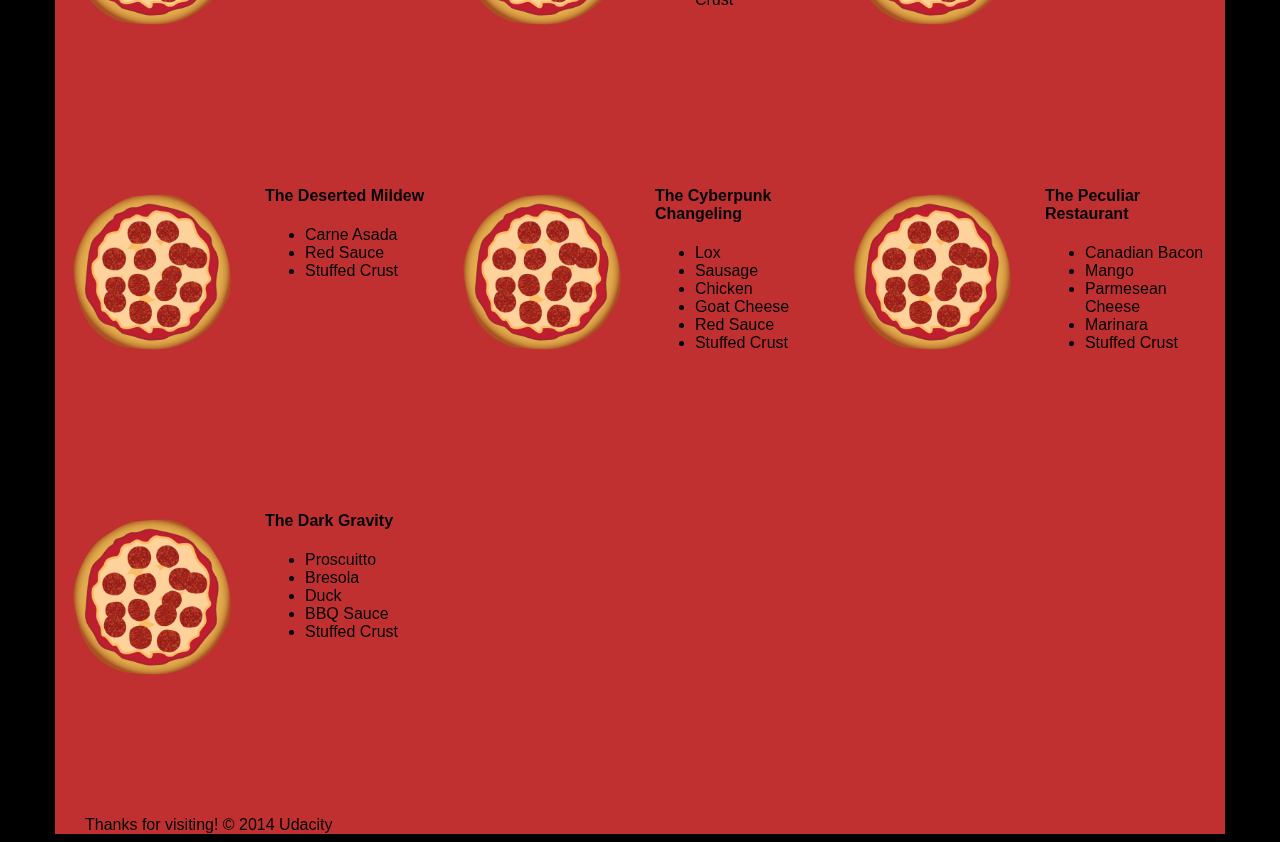
<file: p4/views/pizza.html>
<!DOCTYPE HTML>
<html>
<head>
  <link rel="stylesheet" href="css/style.css">
  <link rel="stylesheet" href="css/bootstrap-grid.css">
</head>

<body>
  <div class="container">
    <div id="header" class="row">
      <div class="col-md-6">
        <div class="row">
          <div class="col-md-12">
            <h1>Cam's Pizzeria</h1>
            <div class="row">
              <div id="menu" class="col-md-12">
                <form action="#randomPizzas">
                  <input type="submit" value="Menu">
                </form>
                <form action="#ingredients">
                  <input type="submit" value="Our Ingredients">
                </form>
                <form action="#locations">
                  <input type="submit" value="Locations">
                </form>
                <form action="#" onsubmit="alert('Thanks for clicking! This button doesn\'t do anything because this is a fake pizzeria :\)')">
                  <input type="submit" value="Contact Us">
                </form>
              </div>
            </div>
          </div>
        </div>
      </div>
      <div id="movingPizzas1" class="col-md-6">
      </div>
    </div>
    <div id="callToAction" class="row">
      <div class="col-md-4">
        <img src="images/pizzeria.jpg" class="img-responsive"> <!-- Image credit to: http://commons.wikimedia.org/wiki/File:HK_TST_night_%E5%98%89%E8%98%AD%E9%81%93_Granville_Road_restaurant_Paisano's_Pizzeria_pizza_Dec-2013.JPG -->
      </div>
      <div class="col-md-8">
        <div class="row">
          <div class="col-md-12">
            <h2>We Have Hundreds of Pizza Recipes!</h2>
            <p>At Cam's Pizzeria, we know you want options. Pepperoni? Boring. Cheese? No way! Sausage? C'mon, let's get creative.</p>

            <p>We have every pizza ingredient imaginable in our kitchen because we know you take choice seriously. Take a look through our menu of hundreds of pizza options and we know that you'll find something you love.</p>
          </div>
        </div>
        <div class="row">
          <div class="col-md-6 col-md-push-3">
            <form action="#randomPizzas">
              <input type="submit" value="Pick a Pizza Now!">
            </form>
          </div>
        </div>
      </div>
    </div>
    <div id="ingredients" class="row">
      <div class="col-md-8 col-md-push-2">
        <div class="row">
          <div class="col-md-12 centered">
            <h2>Ingredients!</h2>
          </div>
        </div>
        <div class="row">
          <div class="col-md-12">
            <p>We've scoured the planet for the best pizza ingredients. Our crack team of ingredient specialists are on constant lookout for new and interesting pizza ingredients.</p>

            <p>We have classic meats like pepperoni, sausage, and barbecue chicken. But you can find even more fun meats like coppa, kielbasa and soylent green on our menu too.</p>

            <p>Not interested in meat? No problem! We love our veggies too :) We have everything from arugula to zucchini.</p>
          </div>
        </div>
      </div>
    </div>
    <div id="locations" class="row">
      <div class="col-md-12">
        <h2 style="text-align: center">Locations!</h2>
        <div class="row">
          <div class="col-md-6">
            <h3>Pizza Road</h3>
            <p>1800 Pizza Road<br>San Francisco, CA<br>01010<br>555-555-5555</p>
          </div>
          <div class="col-md-6">
            <h3>Classic Pie Way</h3>
            <p>999 Classic Pie Way<br>New York, NY<br>00100<br>555-555-5555</p>
          </div>
        </div>
      </div>
    </div>
    <div id="pizzaGenerator" class="row">
      <div class="col-md-12">
        <h2 style="text-align: center">Our Pizzas!</h2>
        <div class="row">
          <div class="col-md-12">
            <em>What size pizza would you like? Use the slider below to change pizza sizes.</em>
          </div>
          <div id="pizzaSize" class="col-md-6">Medium</div>
          <div class="col-md-12">
            <input id="sizeSlider" type="range" min="1" max="3" value="2" step="1" onchange="resizePizzas(this.value)"></input>
          </div>
        </div>
        <div id="randomPizzas" class="row">
          <div id="pizza0" class="randomPizzaContainer" style="width:33.33%;">
            <div class="col-md-6">
              <img src="images/pizza.png" class="img-responsive">
            </div>
            <div class="col-md-6">
              <h4>The Udacity Special</h4>
              <ul>
                <li>Turkey</li>
                <li>Tofu</li>
                <li>Cauliflower</li>
                <li>Sun Dried Tomatoes</li>
                <li>Velveeta Cheese</li>
                <li>Red Sauce</li>
                <li>Whole Wheat Crust</li>
              </ul>
            </div>
          </div>
          <div id="pizza1" class="randomPizzaContainer" style="width:33.33%;">
            <div class="col-md-6">
              <img src="images/pizza.png" class="img-responsive">
            </div>
            <div class="col-md-6">
              <h4>The Cameron Special</h4>
              <ul>
                <li>Chicken</li>
                <li>Hot Sauce</li>
                <li>White Crust</li>
              </ul>
            </div>
          </div>
        </div>
      </div>
    </div>
    <div id="footer" class="col-md-12">Thanks for visiting! &copy; 2014 Udacity</div>
  </div>
  <script type="text/javascript" src="js/main.js"></script>
</body>

</html>
</file>
<file: p3/css/style.css>
body {
    text-align: center;
    background-color: black;
}
</file>
<file: p4/css/print-min.css>
@media print{*{background:0 0!important;color:#000!important;text-shadow:none!important;filter:none!important;-ms-filter:none!important}a,a:visited{color:#444!important;text-decoration:underline}a[href]:after{content:" (" attr(href) ")"}img,tr{page-break-inside:avoid}img{max-width:100%!important}@page{margin:.5cm}h2,h3,p{orphans:3;widows:3}h2,h3{page-break-after:avoid}}
</file>
<file: p4/views/css/style.css>
/** {
  outline: 1px solid red !important;
}*/
* {
  -webkit-box-sizing: border-box;
  -moz-box-sizing: border-box;
  -box-sizing: border-box;
}

body {
  font-family: "Trebuchet MS", Helvetica, sans-serif;
  background: black;
}

input {
  background: grey;
  font-size: 18px;
}

form {
  display: inline-block;
}

.centered {
  text-align: center;
}

#pizzaSize {
  font-weight: 800;
}

.mover {
  position: fixed;
  width: 256px;
  z-index: -1;
  -webkit-backface-visibility: hidden; /* Chrome, Safari, Opera */
  backface-visibility: hidden;
}

.randomPizzaContainer {
  float: left;
  display: flex;
}

.randomPizzaContainer:after {
  content: "";
  display: table;
  clear:both;
}

 .container {
  background-color: rgba(240, 60, 60, 0.8);
}
</file>
